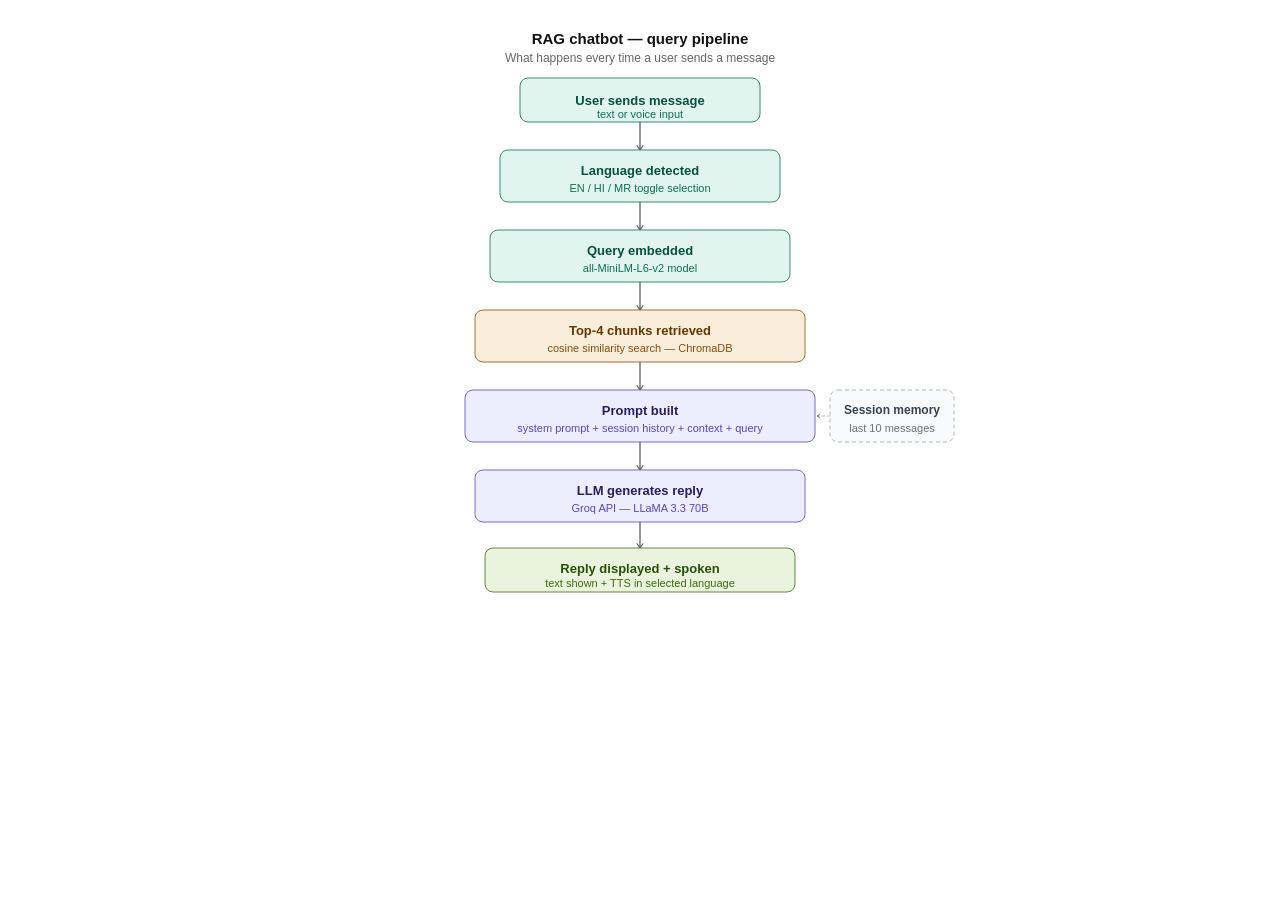
<file: diagrams/diagram1_rag_pipeline.html>
<!DOCTYPE html>
<html>
<head>
<meta charset="UTF-8">
<title>Diagram 1 - RAG Query Pipeline</title>
<style>
  body { margin: 0; background: #ffffff; display: flex; justify-content: center; padding: 20px; }
  svg { font-family: Arial, sans-serif; }
</style>
</head>
<body>
<svg width="680" height="600" viewBox="0 0 680 600" xmlns="http://www.w3.org/2000/svg">
  <defs>
    <marker id="arrow" viewBox="0 0 10 10" refX="8" refY="5" markerWidth="6" markerHeight="6" orient="auto-start-reverse">
      <path d="M2 1L8 5L2 9" fill="none" stroke="#555" stroke-width="1.5" stroke-linecap="round" stroke-linejoin="round"/>
    </marker>
  </defs>

  <!-- Title -->
  <text x="340" y="24" text-anchor="middle" font-size="15" font-weight="700" fill="#111">RAG chatbot — query pipeline</text>
  <text x="340" y="42" text-anchor="middle" font-size="12" fill="#666">What happens every time a user sends a message</text>

  <!-- Step 1: User sends message -->
  <rect x="220" y="58" width="240" height="44" rx="8" fill="#E1F5EE" stroke="#0F6E56" stroke-width="0.8"/>
  <text x="340" y="80" text-anchor="middle" dominant-baseline="central" font-size="13" font-weight="600" fill="#085041">User sends message</text>
  <text x="340" y="94" text-anchor="middle" dominant-baseline="central" font-size="11" fill="#0F6E56">text or voice input</text>

  <line x1="340" y1="102" x2="340" y2="130" stroke="#555" stroke-width="1.2" marker-end="url(#arrow)"/>

  <!-- Step 2: Language detected -->
  <rect x="200" y="130" width="280" height="52" rx="8" fill="#E1F5EE" stroke="#0F6E56" stroke-width="0.8"/>
  <text x="340" y="150" text-anchor="middle" dominant-baseline="central" font-size="13" font-weight="600" fill="#085041">Language detected</text>
  <text x="340" y="168" text-anchor="middle" dominant-baseline="central" font-size="11" fill="#0F6E56">EN / HI / MR toggle selection</text>

  <line x1="340" y1="182" x2="340" y2="210" stroke="#555" stroke-width="1.2" marker-end="url(#arrow)"/>

  <!-- Step 3: Query embedded -->
  <rect x="190" y="210" width="300" height="52" rx="8" fill="#E1F5EE" stroke="#0F6E56" stroke-width="0.8"/>
  <text x="340" y="230" text-anchor="middle" dominant-baseline="central" font-size="13" font-weight="600" fill="#085041">Query embedded</text>
  <text x="340" y="248" text-anchor="middle" dominant-baseline="central" font-size="11" fill="#0F6E56">all-MiniLM-L6-v2 model</text>

  <line x1="340" y1="262" x2="340" y2="290" stroke="#555" stroke-width="1.2" marker-end="url(#arrow)"/>

  <!-- Step 4: Top-4 chunks retrieved -->
  <rect x="175" y="290" width="330" height="52" rx="8" fill="#FAEEDA" stroke="#854F0B" stroke-width="0.8"/>
  <text x="340" y="310" text-anchor="middle" dominant-baseline="central" font-size="13" font-weight="600" fill="#633806">Top-4 chunks retrieved</text>
  <text x="340" y="328" text-anchor="middle" dominant-baseline="central" font-size="11" fill="#854F0B">cosine similarity search — ChromaDB</text>

  <line x1="340" y1="342" x2="340" y2="370" stroke="#555" stroke-width="1.2" marker-end="url(#arrow)"/>

  <!-- Step 5: Prompt built -->
  <rect x="165" y="370" width="350" height="52" rx="8" fill="#EEEDFE" stroke="#534AB7" stroke-width="0.8"/>
  <text x="340" y="390" text-anchor="middle" dominant-baseline="central" font-size="13" font-weight="600" fill="#26215C">Prompt built</text>
  <text x="340" y="408" text-anchor="middle" dominant-baseline="central" font-size="11" fill="#534AB7">system prompt + session history + context + query</text>

  <line x1="340" y1="422" x2="340" y2="450" stroke="#555" stroke-width="1.2" marker-end="url(#arrow)"/>

  <!-- Step 6: LLM generates reply -->
  <rect x="175" y="450" width="330" height="52" rx="8" fill="#EEEDFE" stroke="#534AB7" stroke-width="0.8"/>
  <text x="340" y="470" text-anchor="middle" dominant-baseline="central" font-size="13" font-weight="600" fill="#26215C">LLM generates reply</text>
  <text x="340" y="488" text-anchor="middle" dominant-baseline="central" font-size="11" fill="#534AB7">Groq API — LLaMA 3.3 70B</text>

  <line x1="340" y1="502" x2="340" y2="528" stroke="#555" stroke-width="1.2" marker-end="url(#arrow)"/>

  <!-- Step 7: Output -->
  <rect x="185" y="528" width="310" height="44" rx="8" fill="#EAF3DE" stroke="#3B6D11" stroke-width="0.8"/>
  <text x="340" y="548" text-anchor="middle" dominant-baseline="central" font-size="13" font-weight="600" fill="#27500A">Reply displayed + spoken</text>
  <text x="340" y="563" text-anchor="middle" dominant-baseline="central" font-size="11" fill="#3B6D11">text shown + TTS in selected language</text>

  <!-- Session memory box on right -->
  <rect x="530" y="370" width="124" height="52" rx="8" fill="#F9FAFB" stroke="#9CA3AF" stroke-width="0.8" stroke-dasharray="4 3"/>
  <text x="592" y="390" text-anchor="middle" dominant-baseline="central" font-size="12" font-weight="600" fill="#374151">Session memory</text>
  <text x="592" y="408" text-anchor="middle" dominant-baseline="central" font-size="11" fill="#6B7280">last 10 messages</text>
  <line x1="530" y1="396" x2="517" y2="396" stroke="#9CA3AF" stroke-width="0.8" stroke-dasharray="3 2" marker-end="url(#arrow)"/>
</svg>
</body>
</html>
</file>
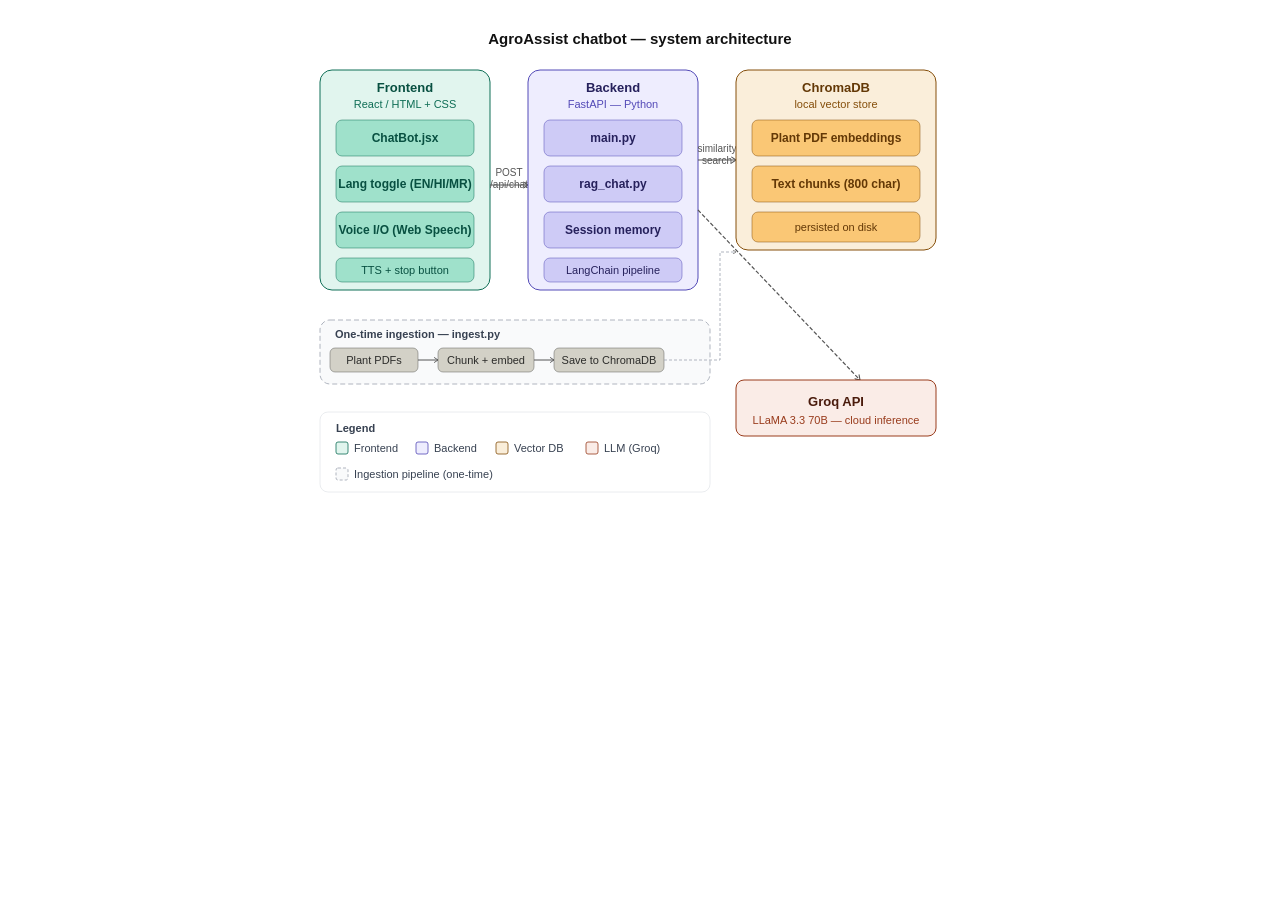
<file: diagrams/diagram2_system_architecture.html>
<!DOCTYPE html>
<html>
<head>
<meta charset="UTF-8">
<title>Diagram 2 - System Architecture</title>
<style>
  body { margin: 0; background: #ffffff; display: flex; justify-content: center; padding: 20px; }
  svg { font-family: Arial, sans-serif; }
</style>
</head>
<body>
<svg width="680" height="500" viewBox="0 0 680 500" xmlns="http://www.w3.org/2000/svg">
  <defs>
    <marker id="arrow" viewBox="0 0 10 10" refX="8" refY="5" markerWidth="6" markerHeight="6" orient="auto-start-reverse">
      <path d="M2 1L8 5L2 9" fill="none" stroke="#555" stroke-width="1.5" stroke-linecap="round" stroke-linejoin="round"/>
    </marker>
  </defs>

  <!-- Title -->
  <text x="340" y="24" text-anchor="middle" font-size="15" font-weight="700" fill="#111">AgroAssist chatbot — system architecture</text>

  <!-- FRONTEND container -->
  <rect x="20" y="50" width="170" height="220" rx="12" fill="#E1F5EE" stroke="#0F6E56" stroke-width="1"/>
  <text x="105" y="72" text-anchor="middle" font-size="13" font-weight="700" fill="#085041">Frontend</text>
  <text x="105" y="88" text-anchor="middle" font-size="11" fill="#0F6E56">React / HTML + CSS</text>
  <rect x="36" y="100" width="138" height="36" rx="6" fill="#9FE1CB" stroke="#0F6E56" stroke-width="0.5"/>
  <text x="105" y="118" text-anchor="middle" dominant-baseline="central" font-size="12" font-weight="600" fill="#085041">ChatBot.jsx</text>
  <rect x="36" y="146" width="138" height="36" rx="6" fill="#9FE1CB" stroke="#0F6E56" stroke-width="0.5"/>
  <text x="105" y="164" text-anchor="middle" dominant-baseline="central" font-size="12" font-weight="600" fill="#085041">Lang toggle (EN/HI/MR)</text>
  <rect x="36" y="192" width="138" height="36" rx="6" fill="#9FE1CB" stroke="#0F6E56" stroke-width="0.5"/>
  <text x="105" y="210" text-anchor="middle" dominant-baseline="central" font-size="12" font-weight="600" fill="#085041">Voice I/O (Web Speech)</text>
  <rect x="36" y="238" width="138" height="24" rx="6" fill="#9FE1CB" stroke="#0F6E56" stroke-width="0.5"/>
  <text x="105" y="250" text-anchor="middle" dominant-baseline="central" font-size="11" fill="#085041">TTS + stop button</text>

  <!-- Arrow frontend → backend -->
  <line x1="190" y1="165" x2="228" y2="165" stroke="#555" stroke-width="1.2" marker-end="url(#arrow)"/>
  <text x="209" y="156" text-anchor="middle" font-size="10" fill="#555">POST</text>
  <text x="209" y="168" text-anchor="middle" font-size="10" fill="#555">/api/chat</text>

  <!-- BACKEND container -->
  <rect x="228" y="50" width="170" height="220" rx="12" fill="#EEEDFE" stroke="#534AB7" stroke-width="1"/>
  <text x="313" y="72" text-anchor="middle" font-size="13" font-weight="700" fill="#26215C">Backend</text>
  <text x="313" y="88" text-anchor="middle" font-size="11" fill="#534AB7">FastAPI — Python</text>
  <rect x="244" y="100" width="138" height="36" rx="6" fill="#CECBF6" stroke="#534AB7" stroke-width="0.5"/>
  <text x="313" y="118" text-anchor="middle" dominant-baseline="central" font-size="12" font-weight="600" fill="#26215C">main.py</text>
  <rect x="244" y="146" width="138" height="36" rx="6" fill="#CECBF6" stroke="#534AB7" stroke-width="0.5"/>
  <text x="313" y="164" text-anchor="middle" dominant-baseline="central" font-size="12" font-weight="600" fill="#26215C">rag_chat.py</text>
  <rect x="244" y="192" width="138" height="36" rx="6" fill="#CECBF6" stroke="#534AB7" stroke-width="0.5"/>
  <text x="313" y="210" text-anchor="middle" dominant-baseline="central" font-size="12" font-weight="600" fill="#26215C">Session memory</text>
  <rect x="244" y="238" width="138" height="24" rx="6" fill="#CECBF6" stroke="#534AB7" stroke-width="0.5"/>
  <text x="313" y="250" text-anchor="middle" dominant-baseline="central" font-size="11" fill="#26215C">LangChain pipeline</text>

  <!-- Arrow backend → chromadb -->
  <line x1="398" y1="140" x2="436" y2="140" stroke="#555" stroke-width="1.2" marker-end="url(#arrow)"/>
  <text x="417" y="132" text-anchor="middle" font-size="10" fill="#555">similarity</text>
  <text x="417" y="144" text-anchor="middle" font-size="10" fill="#555">search</text>

  <!-- Arrow backend → groq -->
  <line x1="398" y1="190" x2="560" y2="360" stroke="#555" stroke-width="1.2" stroke-dasharray="4 2" marker-end="url(#arrow)"/>

  <!-- CHROMADB container -->
  <rect x="436" y="50" width="200" height="180" rx="12" fill="#FAEEDA" stroke="#854F0B" stroke-width="1"/>
  <text x="536" y="72" text-anchor="middle" font-size="13" font-weight="700" fill="#633806">ChromaDB</text>
  <text x="536" y="88" text-anchor="middle" font-size="11" fill="#854F0B">local vector store</text>
  <rect x="452" y="100" width="168" height="36" rx="6" fill="#FAC775" stroke="#854F0B" stroke-width="0.5"/>
  <text x="536" y="118" text-anchor="middle" dominant-baseline="central" font-size="12" font-weight="600" fill="#633806">Plant PDF embeddings</text>
  <rect x="452" y="146" width="168" height="36" rx="6" fill="#FAC775" stroke="#854F0B" stroke-width="0.5"/>
  <text x="536" y="164" text-anchor="middle" dominant-baseline="central" font-size="12" font-weight="600" fill="#633806">Text chunks (800 char)</text>
  <rect x="452" y="192" width="168" height="30" rx="6" fill="#FAC775" stroke="#854F0B" stroke-width="0.5"/>
  <text x="536" y="207" text-anchor="middle" dominant-baseline="central" font-size="11" fill="#633806">persisted on disk</text>

  <!-- GROQ box -->
  <rect x="436" y="360" width="200" height="56" rx="8" fill="#FAECE7" stroke="#993C1D" stroke-width="1"/>
  <text x="536" y="381" text-anchor="middle" dominant-baseline="central" font-size="13" font-weight="700" fill="#4A1B0C">Groq API</text>
  <text x="536" y="400" text-anchor="middle" dominant-baseline="central" font-size="11" fill="#993C1D">LLaMA 3.3 70B — cloud inference</text>

  <!-- INGESTION pipeline bottom -->
  <rect x="20" y="300" width="390" height="64" rx="10" fill="#F9FAFB" stroke="#9CA3AF" stroke-width="0.8" stroke-dasharray="5 3"/>
  <text x="35" y="318" font-size="11" font-weight="600" fill="#374151">One-time ingestion — ingest.py</text>
  <rect x="30" y="328" width="88" height="24" rx="5" fill="#D3D1C7" stroke="#5F5E5A" stroke-width="0.5"/>
  <text x="74" y="340" text-anchor="middle" dominant-baseline="central" font-size="11" fill="#2C2C2A">Plant PDFs</text>
  <line x1="118" y1="340" x2="138" y2="340" stroke="#555" stroke-width="1" marker-end="url(#arrow)"/>
  <rect x="138" y="328" width="96" height="24" rx="5" fill="#D3D1C7" stroke="#5F5E5A" stroke-width="0.5"/>
  <text x="186" y="340" text-anchor="middle" dominant-baseline="central" font-size="11" fill="#2C2C2A">Chunk + embed</text>
  <line x1="234" y1="340" x2="254" y2="340" stroke="#555" stroke-width="1" marker-end="url(#arrow)"/>
  <rect x="254" y="328" width="110" height="24" rx="5" fill="#D3D1C7" stroke="#5F5E5A" stroke-width="0.5"/>
  <text x="309" y="340" text-anchor="middle" dominant-baseline="central" font-size="11" fill="#2C2C2A">Save to ChromaDB</text>
  <path d="M364 340 L420 340 L420 232 L436 232" fill="none" stroke="#9CA3AF" stroke-width="0.8" stroke-dasharray="3 2" marker-end="url(#arrow)"/>

  <!-- Legend -->
  <rect x="20" y="392" width="390" height="80" rx="8" fill="none" stroke="#E5E7EB" stroke-width="0.8"/>
  <text x="36" y="412" font-size="11" font-weight="600" fill="#374151">Legend</text>
  <rect x="36" y="422" width="12" height="12" rx="2" fill="#E1F5EE" stroke="#0F6E56" stroke-width="0.8"/>
  <text x="54" y="432" font-size="11" fill="#374151">Frontend</text>
  <rect x="116" y="422" width="12" height="12" rx="2" fill="#EEEDFE" stroke="#534AB7" stroke-width="0.8"/>
  <text x="134" y="432" font-size="11" fill="#374151">Backend</text>
  <rect x="196" y="422" width="12" height="12" rx="2" fill="#FAEEDA" stroke="#854F0B" stroke-width="0.8"/>
  <text x="214" y="432" font-size="11" fill="#374151">Vector DB</text>
  <rect x="286" y="422" width="12" height="12" rx="2" fill="#FAECE7" stroke="#993C1D" stroke-width="0.8"/>
  <text x="304" y="432" font-size="11" fill="#374151">LLM (Groq)</text>
  <rect x="36" y="448" width="12" height="12" rx="2" fill="#F9FAFB" stroke="#9CA3AF" stroke-width="0.8" stroke-dasharray="3 2"/>
  <text x="54" y="458" font-size="11" fill="#374151">Ingestion pipeline (one-time)</text>
</svg>
</body>
</html>
</file>
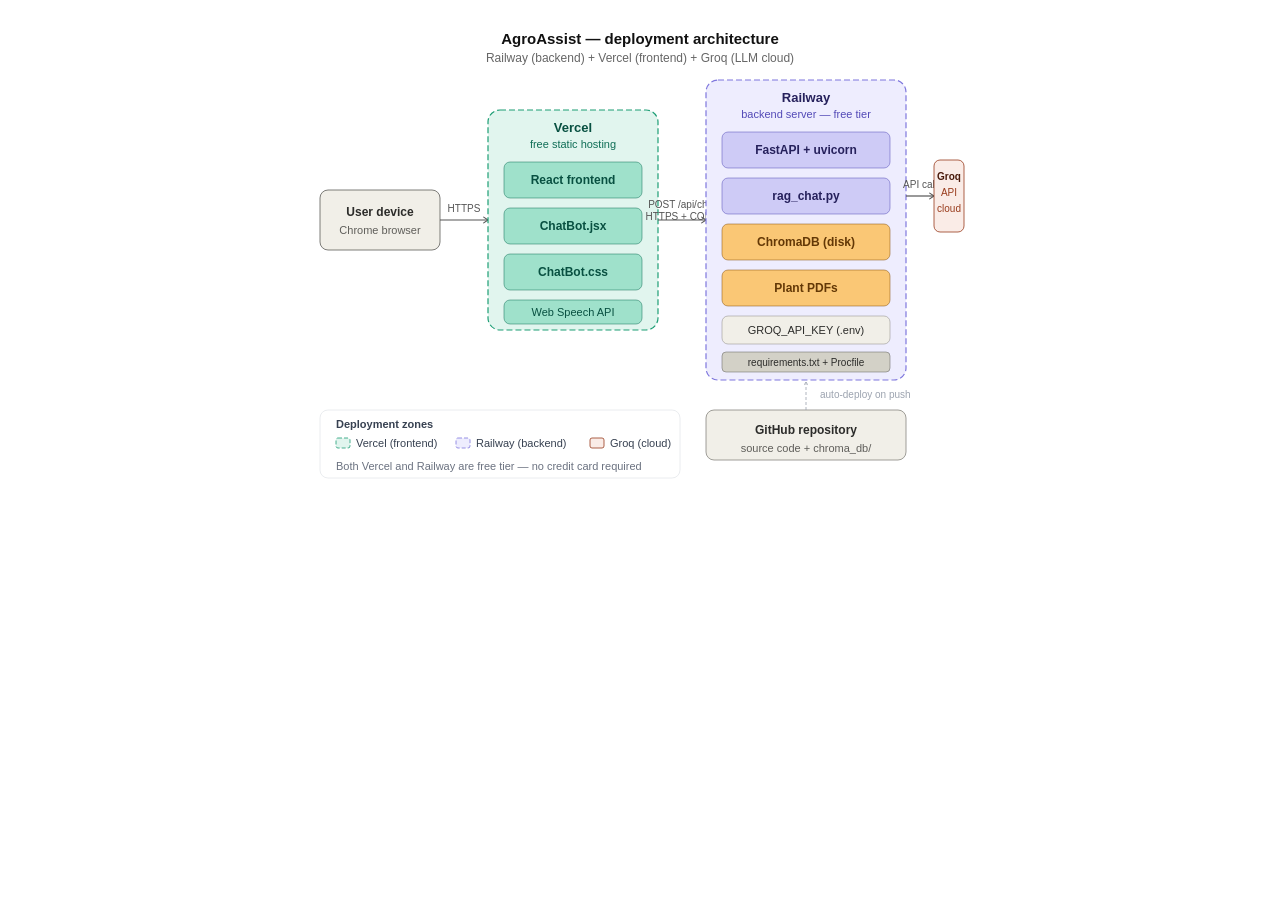
<file: diagrams/diagram3_deployment_railway.html>
<!DOCTYPE html>
<html>
<head>
<meta charset="UTF-8">
<title>Diagram 3 - Deployment Architecture</title>
<style>
  body { margin: 0; background: #ffffff; display: flex; justify-content: center; padding: 20px; }
  svg { font-family: Arial, sans-serif; }
</style>
</head>
<body>
<svg width="680" height="480" viewBox="0 0 680 480" xmlns="http://www.w3.org/2000/svg">
  <defs>
    <marker id="arrow" viewBox="0 0 10 10" refX="8" refY="5" markerWidth="6" markerHeight="6" orient="auto-start-reverse">
      <path d="M2 1L8 5L2 9" fill="none" stroke="#555" stroke-width="1.5" stroke-linecap="round" stroke-linejoin="round"/>
    </marker>
    <marker id="arrow-dashed" viewBox="0 0 10 10" refX="8" refY="5" markerWidth="6" markerHeight="6" orient="auto-start-reverse">
      <path d="M2 1L8 5L2 9" fill="none" stroke="#9CA3AF" stroke-width="1.5" stroke-linecap="round" stroke-linejoin="round"/>
    </marker>
  </defs>

  <!-- Title -->
  <text x="340" y="24" text-anchor="middle" font-size="15" font-weight="700" fill="#111">AgroAssist — deployment architecture</text>
  <text x="340" y="42" text-anchor="middle" font-size="12" fill="#666">Railway (backend) + Vercel (frontend) + Groq (LLM cloud)</text>

  <!-- User device -->
  <rect x="20" y="170" width="120" height="60" rx="8" fill="#F1EFE8" stroke="#5F5E5A" stroke-width="0.8"/>
  <text x="80" y="192" text-anchor="middle" dominant-baseline="central" font-size="12" font-weight="600" fill="#2C2C2A">User device</text>
  <text x="80" y="210" text-anchor="middle" dominant-baseline="central" font-size="11" fill="#5F5E5A">Chrome browser</text>

  <!-- Arrow user → Vercel -->
  <line x1="140" y1="200" x2="188" y2="200" stroke="#555" stroke-width="1.2" marker-end="url(#arrow)"/>
  <text x="164" y="192" text-anchor="middle" font-size="10" fill="#555">HTTPS</text>

  <!-- VERCEL container -->
  <rect x="188" y="90" width="170" height="220" rx="12" fill="#E1F5EE" stroke="#1D9E75" stroke-width="1.2" stroke-dasharray="6 3"/>
  <text x="273" y="112" text-anchor="middle" font-size="13" font-weight="700" fill="#085041">Vercel</text>
  <text x="273" y="128" text-anchor="middle" font-size="11" fill="#0F6E56">free static hosting</text>
  <rect x="204" y="142" width="138" height="36" rx="6" fill="#9FE1CB" stroke="#0F6E56" stroke-width="0.5"/>
  <text x="273" y="160" text-anchor="middle" dominant-baseline="central" font-size="12" font-weight="600" fill="#085041">React frontend</text>
  <rect x="204" y="188" width="138" height="36" rx="6" fill="#9FE1CB" stroke="#0F6E56" stroke-width="0.5"/>
  <text x="273" y="206" text-anchor="middle" dominant-baseline="central" font-size="12" font-weight="600" fill="#085041">ChatBot.jsx</text>
  <rect x="204" y="234" width="138" height="36" rx="6" fill="#9FE1CB" stroke="#0F6E56" stroke-width="0.5"/>
  <text x="273" y="252" text-anchor="middle" dominant-baseline="central" font-size="12" font-weight="600" fill="#085041">ChatBot.css</text>
  <rect x="204" y="280" width="138" height="24" rx="6" fill="#9FE1CB" stroke="#0F6E56" stroke-width="0.5"/>
  <text x="273" y="292" text-anchor="middle" dominant-baseline="central" font-size="11" fill="#085041">Web Speech API</text>

  <!-- Arrow Vercel → Railway -->
  <line x1="358" y1="200" x2="406" y2="200" stroke="#555" stroke-width="1.2" marker-end="url(#arrow)"/>
  <text x="382" y="188" text-anchor="middle" font-size="10" fill="#555">POST /api/chat</text>
  <text x="382" y="200" text-anchor="middle" font-size="10" fill="#555">HTTPS + CORS</text>

  <!-- RAILWAY container -->
  <rect x="406" y="60" width="200" height="300" rx="12" fill="#EEEDFE" stroke="#7F77DD" stroke-width="1.2" stroke-dasharray="6 3"/>
  <text x="506" y="82" text-anchor="middle" font-size="13" font-weight="700" fill="#26215C">Railway</text>
  <text x="506" y="98" text-anchor="middle" font-size="11" fill="#534AB7">backend server — free tier</text>
  <rect x="422" y="112" width="168" height="36" rx="6" fill="#CECBF6" stroke="#534AB7" stroke-width="0.5"/>
  <text x="506" y="130" text-anchor="middle" dominant-baseline="central" font-size="12" font-weight="600" fill="#26215C">FastAPI + uvicorn</text>
  <rect x="422" y="158" width="168" height="36" rx="6" fill="#CECBF6" stroke="#534AB7" stroke-width="0.5"/>
  <text x="506" y="176" text-anchor="middle" dominant-baseline="central" font-size="12" font-weight="600" fill="#26215C">rag_chat.py</text>
  <rect x="422" y="204" width="168" height="36" rx="6" fill="#FAC775" stroke="#854F0B" stroke-width="0.5"/>
  <text x="506" y="222" text-anchor="middle" dominant-baseline="central" font-size="12" font-weight="600" fill="#633806">ChromaDB (disk)</text>
  <rect x="422" y="250" width="168" height="36" rx="6" fill="#FAC775" stroke="#854F0B" stroke-width="0.5"/>
  <text x="506" y="268" text-anchor="middle" dominant-baseline="central" font-size="12" font-weight="600" fill="#633806">Plant PDFs</text>
  <rect x="422" y="296" width="168" height="28" rx="6" fill="#F1EFE8" stroke="#888780" stroke-width="0.5"/>
  <text x="506" y="310" text-anchor="middle" dominant-baseline="central" font-size="11" fill="#2C2C2A">GROQ_API_KEY (.env)</text>
  <rect x="422" y="332" width="168" height="20" rx="4" fill="#D3D1C7" stroke="#5F5E5A" stroke-width="0.5"/>
  <text x="506" y="342" text-anchor="middle" dominant-baseline="central" font-size="10" fill="#2C2C2A">requirements.txt + Procfile</text>

  <!-- Arrow Railway → Groq -->
  <line x1="606" y1="176" x2="634" y2="176" stroke="#555" stroke-width="1.2" marker-end="url(#arrow)"/>
  <text x="620" y="168" text-anchor="middle" font-size="10" fill="#555">API call</text>

  <!-- Groq cloud box -->
  <rect x="634" y="140" width="30" height="72" rx="6" fill="#FAECE7" stroke="#993C1D" stroke-width="0.8"/>
  <text x="649" y="160" text-anchor="middle" font-size="10" font-weight="600" fill="#4A1B0C">Groq</text>
  <text x="649" y="176" text-anchor="middle" font-size="10" fill="#993C1D">API</text>
  <text x="649" y="192" text-anchor="middle" font-size="10" fill="#993C1D">cloud</text>

  <!-- GitHub → Railway deploy arrow -->
  <rect x="406" y="390" width="200" height="50" rx="8" fill="#F1EFE8" stroke="#888780" stroke-width="0.8"/>
  <text x="506" y="410" text-anchor="middle" dominant-baseline="central" font-size="12" font-weight="600" fill="#2C2C2A">GitHub repository</text>
  <text x="506" y="428" text-anchor="middle" dominant-baseline="central" font-size="11" fill="#5F5E5A">source code + chroma_db/</text>
  <line x1="506" y1="390" x2="506" y2="362" stroke="#9CA3AF" stroke-width="0.8" stroke-dasharray="3 2" marker-end="url(#arrow-dashed)"/>
  <text x="520" y="378" font-size="10" fill="#9CA3AF">auto-deploy on push</text>

  <!-- Legend -->
  <rect x="20" y="390" width="360" height="68" rx="8" fill="none" stroke="#E5E7EB" stroke-width="0.8"/>
  <text x="36" y="408" font-size="11" font-weight="600" fill="#374151">Deployment zones</text>
  <rect x="36" y="418" width="14" height="10" rx="2" fill="#E1F5EE" stroke="#1D9E75" stroke-width="0.8" stroke-dasharray="4 2"/>
  <text x="56" y="427" font-size="11" fill="#374151">Vercel (frontend)</text>
  <rect x="156" y="418" width="14" height="10" rx="2" fill="#EEEDFE" stroke="#7F77DD" stroke-width="0.8" stroke-dasharray="4 2"/>
  <text x="176" y="427" font-size="11" fill="#374151">Railway (backend)</text>
  <rect x="290" y="418" width="14" height="10" rx="2" fill="#FAECE7" stroke="#993C1D" stroke-width="0.8"/>
  <text x="310" y="427" font-size="11" fill="#374151">Groq (cloud)</text>
  <text x="36" y="450" font-size="11" fill="#6B7280">Both Vercel and Railway are free tier — no credit card required</text>
</svg>
</body>
</html>
</file>
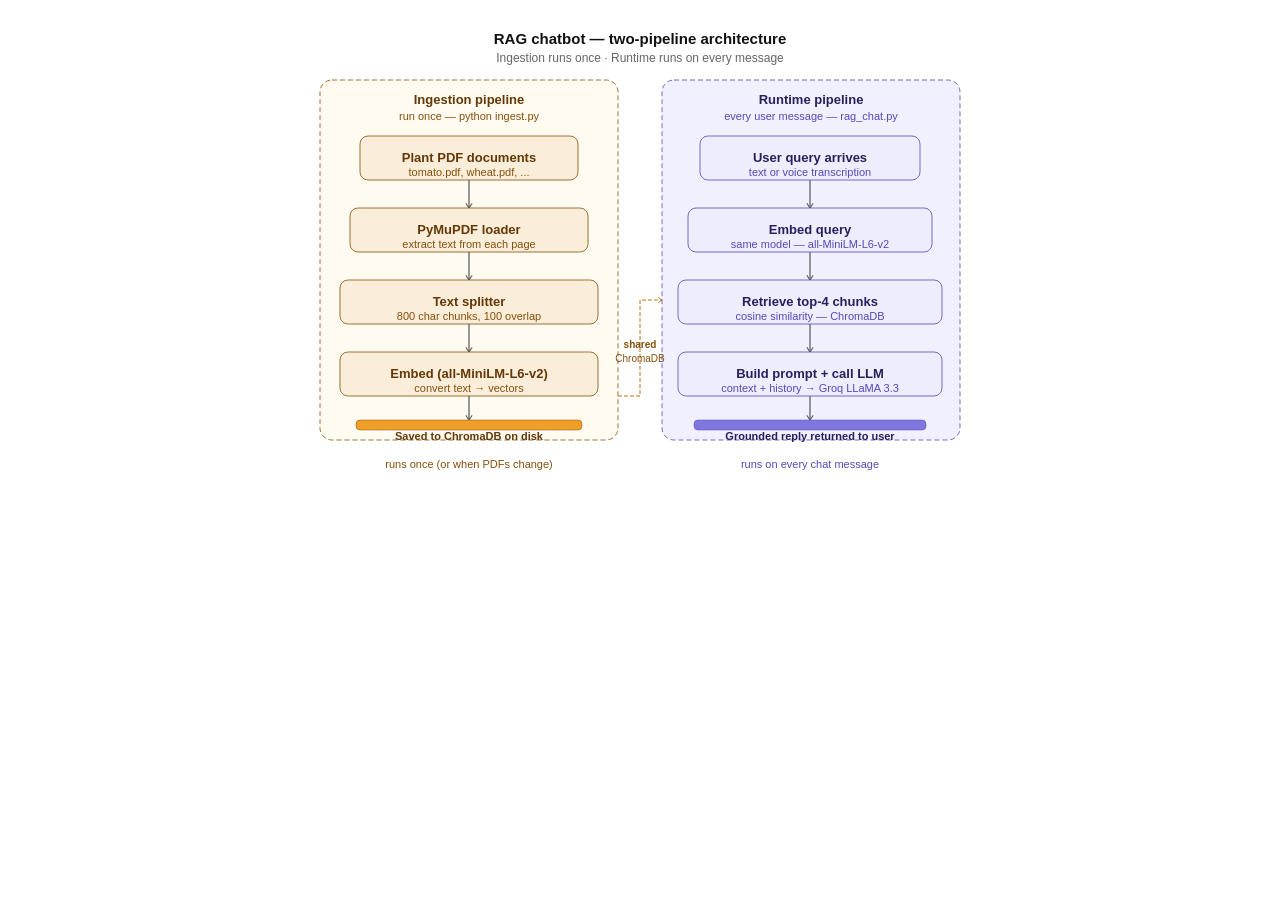
<file: diagrams/diagram4_ingestion_vs_runtime.html>
<!DOCTYPE html>
<html>
<head>
<meta charset="UTF-8">
<title>Diagram 4 - Ingestion vs Runtime Pipeline</title>
<style>
  body { margin: 0; background: #ffffff; display: flex; justify-content: center; padding: 20px; }
  svg { font-family: Arial, sans-serif; }
</style>
</head>
<body>
<svg width="680" height="460" viewBox="0 0 680 460" xmlns="http://www.w3.org/2000/svg">
  <defs>
    <marker id="arrow" viewBox="0 0 10 10" refX="8" refY="5" markerWidth="6" markerHeight="6" orient="auto-start-reverse">
      <path d="M2 1L8 5L2 9" fill="none" stroke="#555" stroke-width="1.5" stroke-linecap="round" stroke-linejoin="round"/>
    </marker>
    <marker id="arrow-orange" viewBox="0 0 10 10" refX="8" refY="5" markerWidth="6" markerHeight="6" orient="auto-start-reverse">
      <path d="M2 1L8 5L2 9" fill="none" stroke="#BA7517" stroke-width="1.5" stroke-linecap="round" stroke-linejoin="round"/>
    </marker>
  </defs>

  <!-- Title -->
  <text x="340" y="24" text-anchor="middle" font-size="15" font-weight="700" fill="#111">RAG chatbot — two-pipeline architecture</text>
  <text x="340" y="42" text-anchor="middle" font-size="12" fill="#666">Ingestion runs once · Runtime runs on every message</text>

  <!-- LEFT: Ingestion pipeline container -->
  <rect x="20" y="60" width="298" height="360" rx="12" fill="#FFFBF0" stroke="#854F0B" stroke-width="0.8" stroke-dasharray="5 3"/>
  <text x="169" y="84" text-anchor="middle" font-size="13" font-weight="700" fill="#633806">Ingestion pipeline</text>
  <text x="169" y="100" text-anchor="middle" font-size="11" fill="#854F0B">run once — python ingest.py</text>

  <rect x="60" y="116" width="218" height="44" rx="8" fill="#FAEEDA" stroke="#854F0B" stroke-width="0.8"/>
  <text x="169" y="137" text-anchor="middle" dominant-baseline="central" font-size="13" font-weight="600" fill="#633806">Plant PDF documents</text>
  <text x="169" y="152" text-anchor="middle" dominant-baseline="central" font-size="11" fill="#854F0B">tomato.pdf, wheat.pdf, ...</text>

  <line x1="169" y1="160" x2="169" y2="188" stroke="#555" stroke-width="1.2" marker-end="url(#arrow)"/>

  <rect x="50" y="188" width="238" height="44" rx="8" fill="#FAEEDA" stroke="#854F0B" stroke-width="0.8"/>
  <text x="169" y="209" text-anchor="middle" dominant-baseline="central" font-size="13" font-weight="600" fill="#633806">PyMuPDF loader</text>
  <text x="169" y="224" text-anchor="middle" dominant-baseline="central" font-size="11" fill="#854F0B">extract text from each page</text>

  <line x1="169" y1="232" x2="169" y2="260" stroke="#555" stroke-width="1.2" marker-end="url(#arrow)"/>

  <rect x="40" y="260" width="258" height="44" rx="8" fill="#FAEEDA" stroke="#854F0B" stroke-width="0.8"/>
  <text x="169" y="281" text-anchor="middle" dominant-baseline="central" font-size="13" font-weight="600" fill="#633806">Text splitter</text>
  <text x="169" y="296" text-anchor="middle" dominant-baseline="central" font-size="11" fill="#854F0B">800 char chunks, 100 overlap</text>

  <line x1="169" y1="304" x2="169" y2="332" stroke="#555" stroke-width="1.2" marker-end="url(#arrow)"/>

  <rect x="40" y="332" width="258" height="44" rx="8" fill="#FAEEDA" stroke="#854F0B" stroke-width="0.8"/>
  <text x="169" y="353" text-anchor="middle" dominant-baseline="central" font-size="13" font-weight="600" fill="#633806">Embed (all-MiniLM-L6-v2)</text>
  <text x="169" y="368" text-anchor="middle" dominant-baseline="central" font-size="11" fill="#854F0B">convert text → vectors</text>

  <line x1="169" y1="376" x2="169" y2="400" stroke="#555" stroke-width="1.2" marker-end="url(#arrow)"/>

  <rect x="56" y="400" width="226" height="10" rx="4" fill="#EF9F27" stroke="#854F0B" stroke-width="0.5"/>
  <text x="169" y="420" text-anchor="middle" font-size="11" font-weight="600" fill="#633806">Saved to ChromaDB on disk</text>

  <!-- RIGHT: Runtime pipeline container -->
  <rect x="362" y="60" width="298" height="360" rx="12" fill="#F0F0FF" stroke="#534AB7" stroke-width="0.8" stroke-dasharray="5 3"/>
  <text x="511" y="84" text-anchor="middle" font-size="13" font-weight="700" fill="#26215C">Runtime pipeline</text>
  <text x="511" y="100" text-anchor="middle" font-size="11" fill="#534AB7">every user message — rag_chat.py</text>

  <rect x="400" y="116" width="220" height="44" rx="8" fill="#EEEDFE" stroke="#534AB7" stroke-width="0.8"/>
  <text x="510" y="137" text-anchor="middle" dominant-baseline="central" font-size="13" font-weight="600" fill="#26215C">User query arrives</text>
  <text x="510" y="152" text-anchor="middle" dominant-baseline="central" font-size="11" fill="#534AB7">text or voice transcription</text>

  <line x1="510" y1="160" x2="510" y2="188" stroke="#555" stroke-width="1.2" marker-end="url(#arrow)"/>

  <rect x="388" y="188" width="244" height="44" rx="8" fill="#EEEDFE" stroke="#534AB7" stroke-width="0.8"/>
  <text x="510" y="209" text-anchor="middle" dominant-baseline="central" font-size="13" font-weight="600" fill="#26215C">Embed query</text>
  <text x="510" y="224" text-anchor="middle" dominant-baseline="central" font-size="11" fill="#534AB7">same model — all-MiniLM-L6-v2</text>

  <line x1="510" y1="232" x2="510" y2="260" stroke="#555" stroke-width="1.2" marker-end="url(#arrow)"/>

  <rect x="378" y="260" width="264" height="44" rx="8" fill="#EEEDFE" stroke="#534AB7" stroke-width="0.8"/>
  <text x="510" y="281" text-anchor="middle" dominant-baseline="central" font-size="13" font-weight="600" fill="#26215C">Retrieve top-4 chunks</text>
  <text x="510" y="296" text-anchor="middle" dominant-baseline="central" font-size="11" fill="#534AB7">cosine similarity — ChromaDB</text>

  <line x1="510" y1="304" x2="510" y2="332" stroke="#555" stroke-width="1.2" marker-end="url(#arrow)"/>

  <rect x="378" y="332" width="264" height="44" rx="8" fill="#EEEDFE" stroke="#534AB7" stroke-width="0.8"/>
  <text x="510" y="353" text-anchor="middle" dominant-baseline="central" font-size="13" font-weight="600" fill="#26215C">Build prompt + call LLM</text>
  <text x="510" y="368" text-anchor="middle" dominant-baseline="central" font-size="11" fill="#534AB7">context + history → Groq LLaMA 3.3</text>

  <line x1="510" y1="376" x2="510" y2="400" stroke="#555" stroke-width="1.2" marker-end="url(#arrow)"/>

  <rect x="394" y="400" width="232" height="10" rx="4" fill="#7F77DD" stroke="#534AB7" stroke-width="0.5"/>
  <text x="510" y="420" text-anchor="middle" font-size="11" font-weight="600" fill="#26215C">Grounded reply returned to user</text>

  <!-- Shared ChromaDB bridge -->
  <path d="M318 376 L340 376 L340 280 L362 280" fill="none" stroke="#BA7517" stroke-width="1" stroke-dasharray="4 2" marker-end="url(#arrow-orange)"/>
  <text x="340" y="328" text-anchor="middle" font-size="10" font-weight="600" fill="#854F0B">shared</text>
  <text x="340" y="342" text-anchor="middle" font-size="10" fill="#854F0B">ChromaDB</text>

  <!-- Bottom note -->
  <text x="169" y="448" text-anchor="middle" font-size="11" fill="#854F0B">runs once (or when PDFs change)</text>
  <text x="510" y="448" text-anchor="middle" font-size="11" fill="#534AB7">runs on every chat message</text>
</svg>
</body>
</html>
</file>
